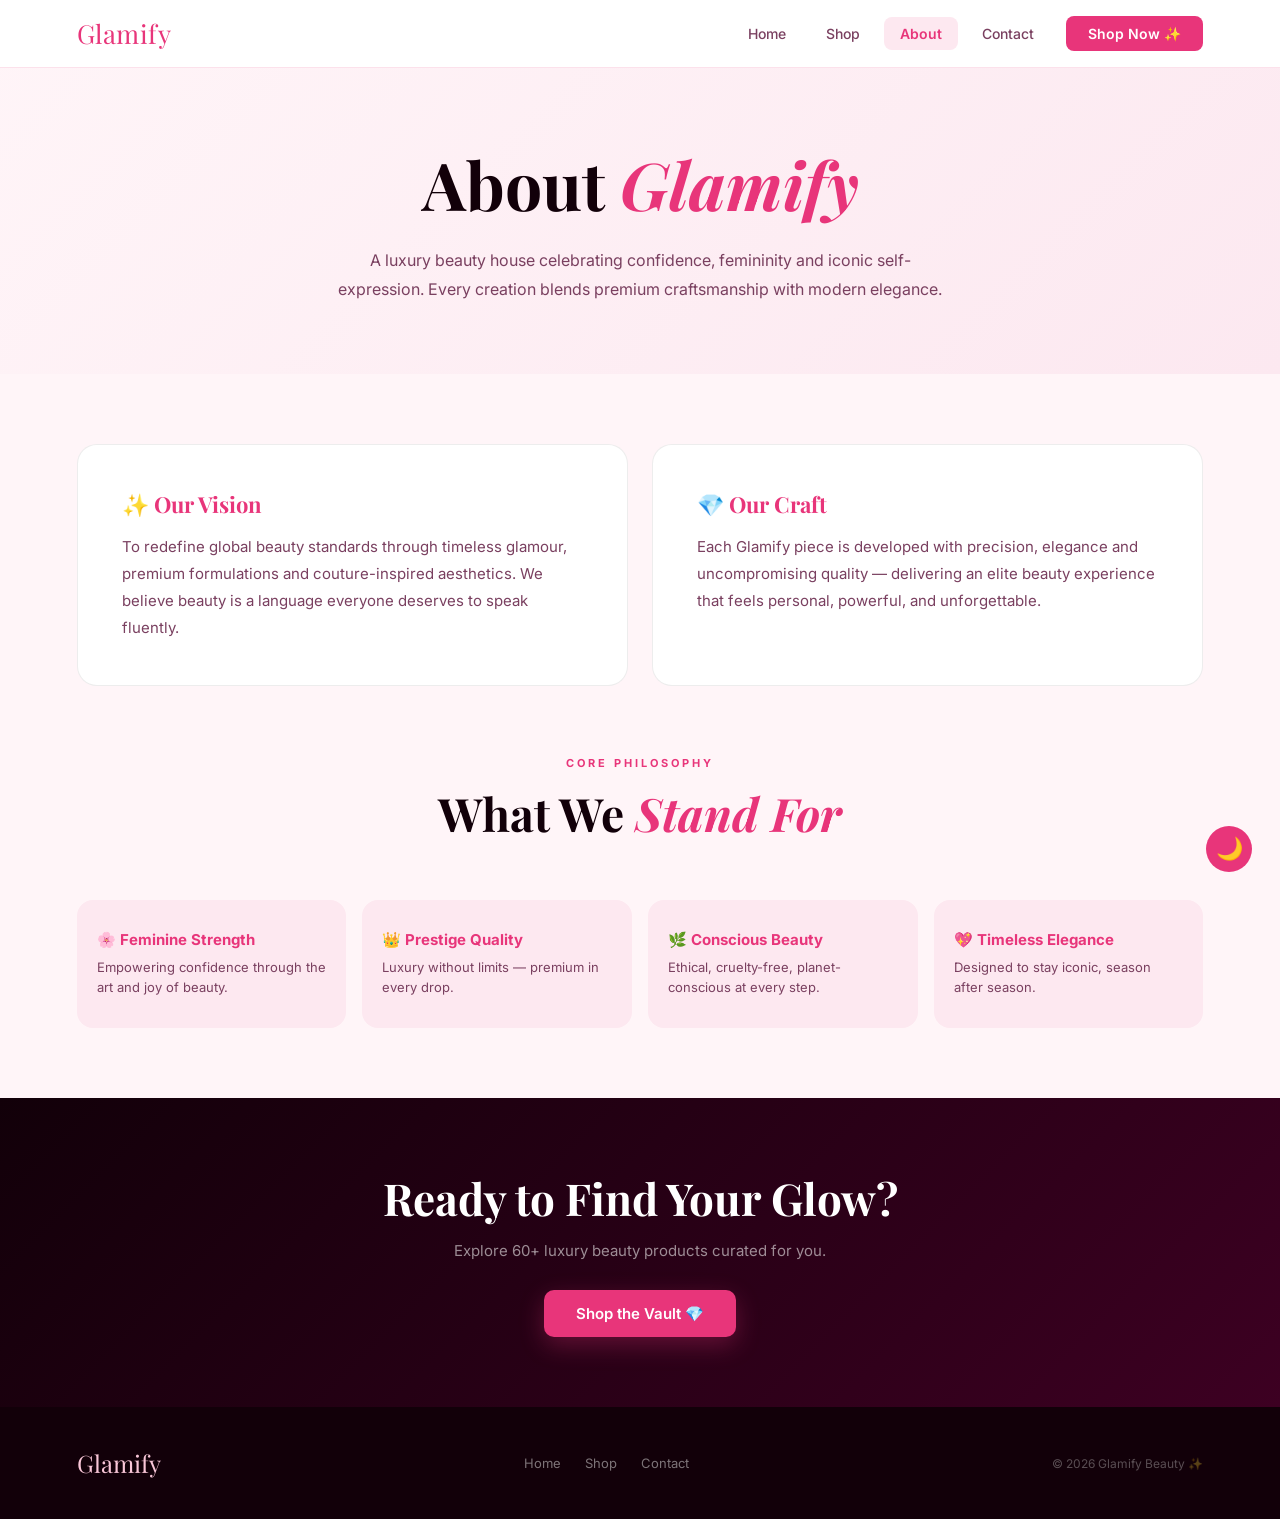
<file: about.html>
<!DOCTYPE html>
<html>
<head>
  <meta name="viewport" content="width=device-width, initial-scale=1.0">
  <title>About — GLAMIFY</title>
  <link href="https://fonts.googleapis.com/css2?family=Playfair+Display:ital,wght@0,700;1,400&family=Inter:wght@300;400;500;600&display=swap" rel="stylesheet">
  <link rel="stylesheet" href="style.css">
  

<link rel="stylesheet" href="darkmode.css">
<style>
  .about-top {
  padding: 140px 6% 70px;
  text-align: center;
  background: linear-gradient(135deg, #fff5f8, #fce8f0);
}
.about-top h1 {
  font-family: 'Playfair Display', serif;
  font-size: clamp(36px, 6vw, 66px);
  color: --dark;
}
.about-top h1 em { font-style: italic; color: var(--pink); }
.about-top p {
  margin: 18px auto 0; max-width: 620px;
  font-size: 16px; color: var(--muted); line-height: 1.8;
}


.about-cards {
  display: grid;
   grid-template-columns: 1fr 1fr; gap: 24px; padding: 70px 6%;
}
.acard {
  background: white; border: 1px solid rgba(0,0,0,0.07);
  border-radius: 20px; padding: 44px; transition: 0.35s;
}
.acard:hover { transform: translateY(-6px); box-shadow: 0 16px 44px rgba(232,53,122,0.1); border-color: var(--border); }
.acard h3 { font-family: 'Playfair Display', serif; font-size: 22px; color: var(--pink); margin-bottom: 14px; }
.acard p  { color: var(--muted); line-height: 1.8; font-size: 15px; }


.values-section { padding: 0 6% 70px; }
.vals-grid { display: grid; grid-template-columns: repeat(4, 1fr); gap: 16px; }
.vcard {
  background: var(--light); border-radius: 16px; padding: 30px 20px; transition: 0.3s;
}
.vcard:hover { transform: translateY(-4px); box-shadow: 0 10px 30px rgba(232,53,122,0.12); }
.vcard h4 { font-size: 15px; font-weight: 700; color: var(--pink); margin-bottom: 8px; }
.vcard p  { font-size: 13px; color: var(--muted); line-height: 1.6; }

.about-cta {
  padding: 70px 6%;
  background: linear-gradient(135deg, var(--dark), #3d0022);
  text-align: center;
}
.about-cta h2 {
  font-family: 'Playfair Display', serif;
  font-size: clamp(26px, 4vw, 44px);
   color: white;
    margin-bottom: 14px;
}
.about-cta p { color: rgba(255,255,255,0.55); font-size: 15px; margin-bottom: 30px; }


@media(max-width:960px) {
  .vals-grid   { grid-template-columns: repeat(2,1fr); }
  .about-cards { grid-template-columns: 1fr; }
}
@media(max-width:600px) {
  .vals-grid 
  {
     grid-template-columns: 1fr 1fr;
   }
}
</style>
</head>
<body>

<nav>
  <a class="logo" href="index.html">Glamify</a>
  <div class="nav-menu">
    <a class="nav-link" href="index.html">Home</a>
    <a class="nav-link" href="shop.html">Shop</a>
    <a class="nav-link active" href="about.html">About</a>
    <a class="nav-link" href="contact.html">Contact</a>
    <a class="nav-cta" href="shop.html">Shop Now ✨</a>
  </div>
</nav>
                                                                                                                                                                              

<div class="about-top">
  <h1>About <em>Glamify</em></h1>
  <p>A luxury beauty house celebrating confidence, femininity and iconic self-expression. Every creation blends premium craftsmanship with modern elegance.</p>
</div>


<div class="about-cards">
  <div class="acard">
    <h3>✨ Our Vision</h3>
    <p>To redefine global beauty standards through timeless glamour, premium formulations and couture-inspired aesthetics. We believe beauty is a language everyone deserves to speak fluently.</p>
  </div>
  <div class="acard">
    <h3>💎 Our Craft</h3>
    <p>Each Glamify piece is developed with precision, elegance and uncompromising quality — delivering an elite beauty experience that feels personal, powerful, and unforgettable.</p>
  </div>
</div>


<section class="values-section">
  <div class="section-header">
    <div class="section-eyebrow">Core Philosophy</div>
    <h2 class="section-title">What We <em>Stand For</em></h2>
  </div>
  <div class="vals-grid">
    <div class="vcard"><h4>🌸 Feminine Strength</h4><p>Empowering confidence through the art and joy of beauty.</p></div>
    <div class="vcard"><h4>👑 Prestige Quality</h4><p>Luxury without limits — premium in every drop.</p></div>
    <div class="vcard"><h4>🌿 Conscious Beauty</h4><p>Ethical, cruelty-free, planet-conscious at every step.</p></div>
    <div class="vcard"><h4>💖 Timeless Elegance</h4><p>Designed to stay iconic, season after season.</p></div>
  </div>
</section>


<section class="about-cta">
  <h2>Ready to Find Your Glow?</h2>
  <p>Explore 60+ luxury beauty products curated for you.</p>
  <a class="btn-filled" href="shop.html">Shop the Vault 💎</a>
</section>


<footer>
  <div class="f-logo">Glamify</div>
  <div class="f-links">
    <a href="index.html">Home</a>
    <a href="shop.html">Shop</a>
    <a href="contact.html">Contact</a>
  </div>
  <div class="f-copy">© 2026 Glamify Beauty ✨</div>
</footer>

</body>
<script src="darkmode.js"></script>
</html>
</file>
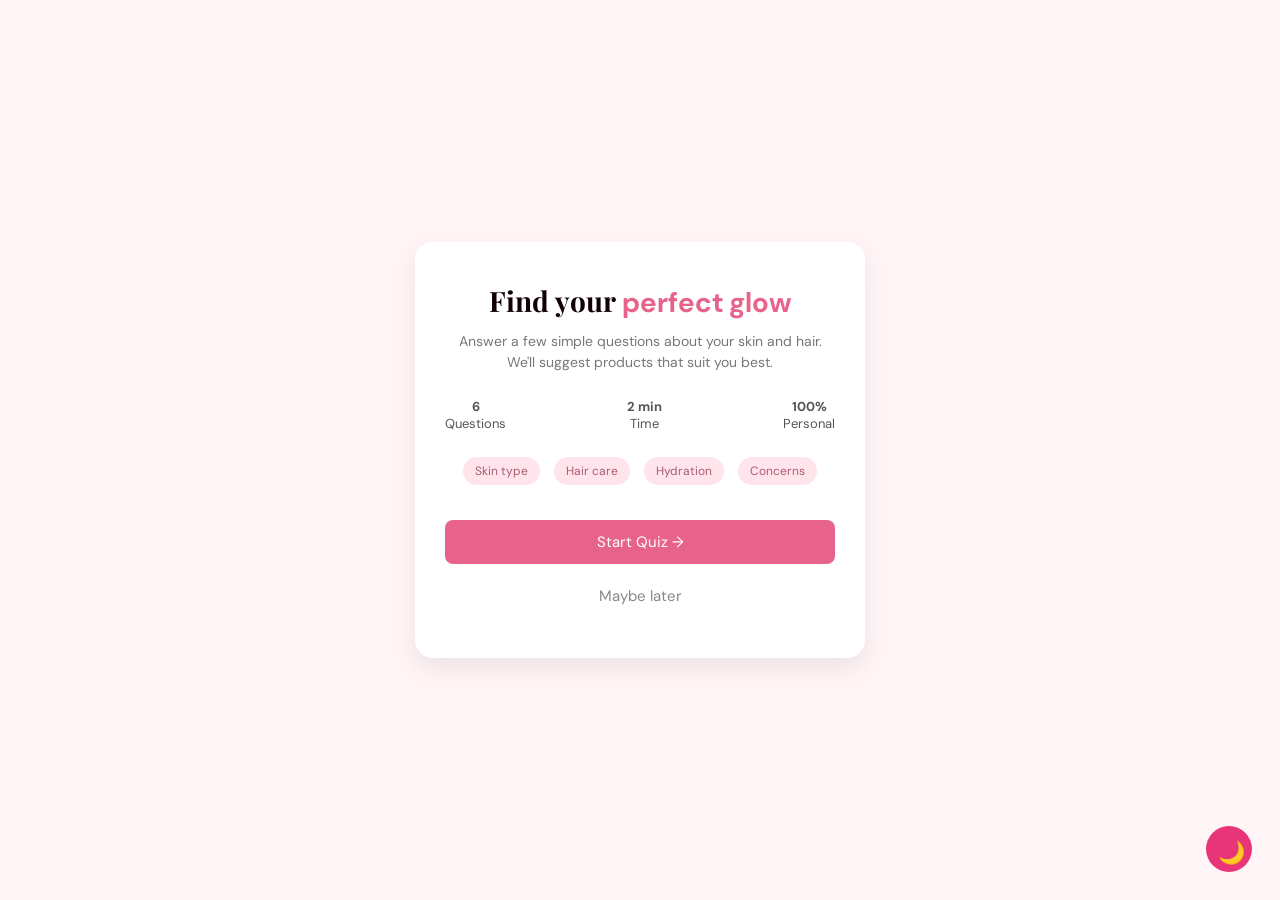
<file: ask.html>
<!DOCTYPE html>
<html>
<head>

<meta name="viewport" content="width=device-width, initial-scale=1.0">
<title>Glow Quiz</title>

<link href="https://fonts.googleapis.com/css2?family=Playfair+Display:wght@600&family=DM+Sans:wght@300;400;500&display=swap" rel="stylesheet">
<link rel="stylesheet" href="darkmode.css">
<style>
*{
  margin:0;
  padding:0;
  box-sizing:border-box;
  font-family:'DM Sans', sans-serif;
}

body{
  background:#fff5f7;
  display:flex;
  justify-content:center;
  align-items:center;
  height:100vh;
}

.card{
  width:90%;
  max-width:450px;
  background:#fff;
  padding:40px 30px;
  border-radius:18px;
  box-shadow:0 10px 25px rgba(0,0,0,0.08);
  text-align:center;
}

h1{
  font-family:'Playfair Display', serif;
  font-size:28px;
  margin-bottom:10px;
}

h1 span{
  color:#e8638c;
}

.sub{
  font-size:14px;
  color:#777;
  margin-bottom:25px;
  line-height:1.5;
}

.info{
  display:flex;
  justify-content:space-between;
  margin:20px 0;
  font-size:13px;
  color:#555;
}

.info div{
  text-align:center;
}

.tags{
  margin:20px 0;
}

.tags span{
  display:inline-block;
  background:#ffe4ec;
  color:#a85c74;
  padding:6px 12px;
  border-radius:20px;
  font-size:12px;
  margin:5px;
}

button{
  width:100%;
  padding:12px;
  margin-top:10px;
  border:none;
  border-radius:8px;
  cursor:pointer;
  font-size:15px;
}

.start{
  background:#e8638c;
  color:#fff;
}

.start:hover{
  background:#d14c74;
}

.later{
  background:none;
  color:#888;
}

.later:hover{
  text-decoration:underline;
}
</style>
</head>

<body>

<div class="card">

  <h1>Find your <span>perfect glow</span></h1>

  <p class="sub">
    Answer a few simple questions about your skin and hair.
    We'll suggest products that suit you best.
  </p>

  <div class="info">
    <div>
      <strong>6</strong><br>Questions
    </div>
    <div>
      <strong>2 min</strong><br>Time
    </div>
    <div>
      <strong>100%</strong><br>Personal
    </div>
  </div>

  <div class="tags">
    <span>Skin type</span>
    <span>Hair care</span>
    <span>Hydration</span>
    <span>Concerns</span>
  </div>

  <button class="start" onclick="location.href='quiz.html'">
    Start Quiz →
  </button>

  <button class="later" onclick="location.href='index.html'">
    Maybe later
  </button>

</div>

</body>
<script src="darkmode.js"></script>
</html>
</file>
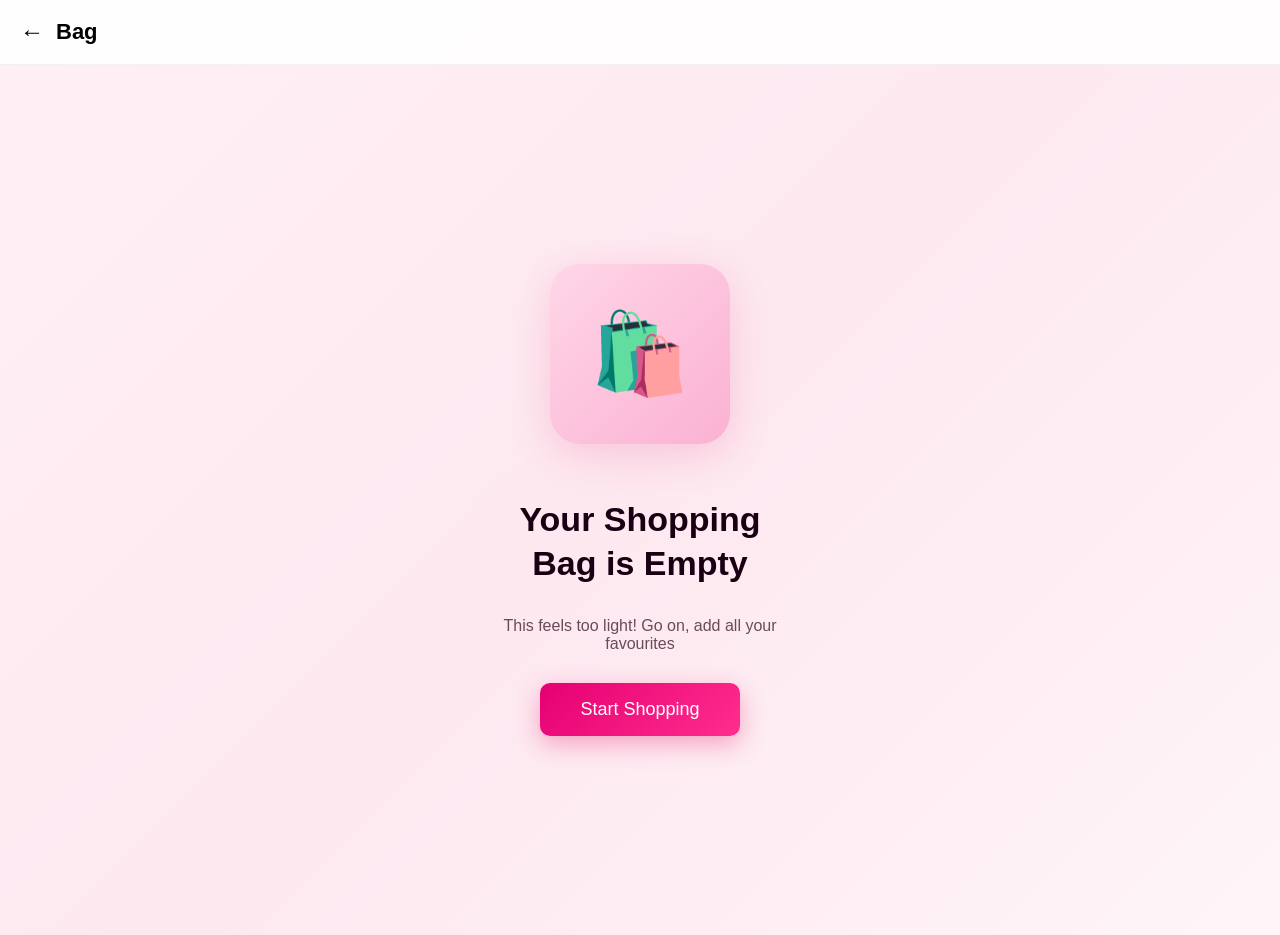
<file: cart.html>
<!DOCTYPE html>
<html>
<head>

<title>Empty Bag</title>

<style>
body{
  margin:0;
  font-family:Arial, sans-serif;
  background: linear-gradient(135deg, #fff0f5, #fde8f0, #fff5f8);
}


.header{
  display:flex;
  align-items:center;
  padding:18px 20px;
  background:rgba(255,255,255,0.9);
  backdrop-filter: blur(10px);
  border-bottom:1px solid rgba(0,0,0,0.05);
}

.back{
  font-size:24px;
  cursor:pointer;
  margin-right:12px;
}

.title{
  font-size:22px;
  font-weight:bold;
}


.container{
  height:calc(100vh - 70px);
  display:flex;
  flex-direction:column;
  justify-content:center;
  align-items:center;
  text-align:center;
  padding:20px;
}

.bag{
  width:180px;
  height:180px;
  background: linear-gradient(135deg,#ffd6e7,#fbb1d3);
  border-radius:30px;
  display:flex;
  align-items:center;
  justify-content:center;
  font-size:80px;
  margin-bottom:30px;
  box-shadow:0 10px 40px rgba(232,53,122,0.2);
}

h1{
  font-size:34px;
  margin-bottom:15px;
  line-height:1.3;
  color:#1a0012;
}

p{
  color:#6b4a5a;
  font-size:16px;
  margin-bottom:30px;
  max-width:300px;
}


button{
  background: linear-gradient(135deg,#e60073,#ff2d8d);
  color:white;
  border:none;
  padding:16px 40px;
  border-radius:10px;
  font-size:18px;
  cursor:pointer;
  transition:0.3s;
  box-shadow:0 8px 25px rgba(232,53,122,0.4);
}

button:hover{
  transform:translateY(-2px);
}
</style>
</head>

<body>
<div class="header">
  <div class="back" onclick="goBack()">←</div>
  <div class="title">Bag</div>
</div>


<div class="container">

  <div class="bag">🛍️</div>
  <h1>Your Shopping<br>Bag is Empty</h1>
  <p>This feels too light! Go on, add all your favourites</p>
  <button id="shopBtn">Start Shopping</button>

<script>
document.getElementById("shopBtn").addEventListener("click", function(){
  window.location.href = "index.html";
});
</script>

  
</div>

</body>
<script src="cart.js"></script>
</html>
</file>
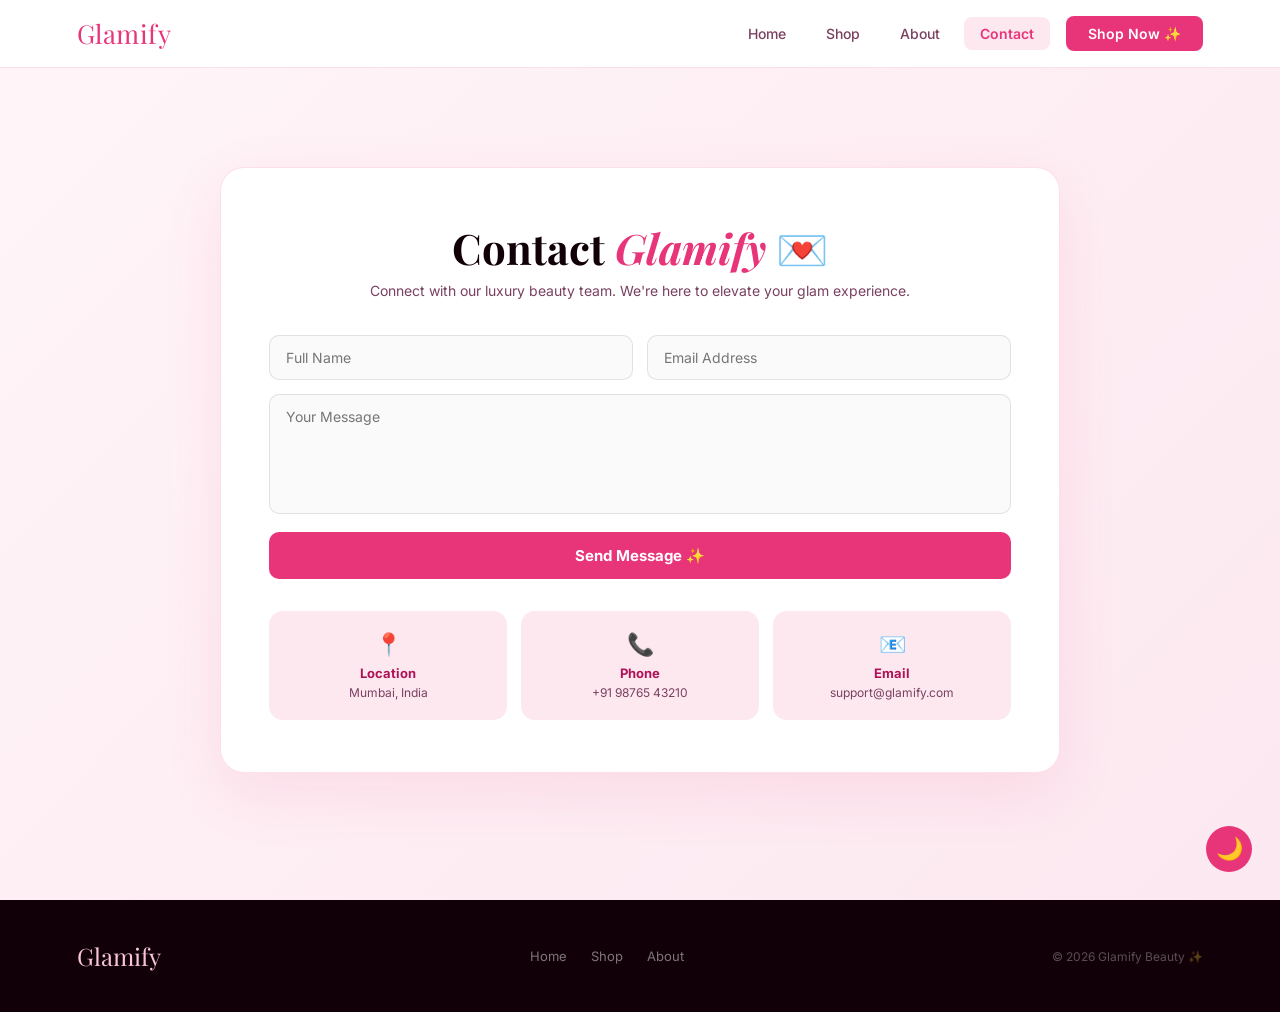
<file: contact.html>
<!DOCTYPE html>
<html lang="en">
<head>
  <meta charset="UTF-8">
  <meta name="viewport" content="width=device-width, initial-scale=1.0">
  <title>Contact — GLAMIFY</title>
  <link href="https://fonts.googleapis.com/css2?family=Playfair+Display:ital,wght@0,700;1,400&family=Inter:wght@300;400;500;600&display=swap" rel="stylesheet">
  <link rel="stylesheet" href="style.css">
   <link rel="stylesheet" href="darkmode.css">
  <link rel="stylesheet" href="darkmode.css">
  <style>

       .contact-page {
  min-height: 100vh;
   display: flex; 
   align-items: center;
  justify-content: center; 
  padding: 100px 5% 60px;
  background: linear-gradient(135deg, #fff5f8, #fce8f0);
}
.contact-box {
  background: white; 
  border-radius: 24px;
   padding: 52px 48px;
  width: 100%;
   max-width: 840px;
  box-shadow: 0 20px 60px rgba(232,53,122,0.1);
   border: 1px solid var(--border);
}
.contact-box h1 {
  font-family: 'Playfair Display', serif;
  font-size: clamp(26px, 4vw, 42px); color: var(--dark); text-align: center; margin-bottom: 6px;
}
.contact-box h1 em { font-style: italic; color: var(--pink); }
.contact-sub { text-align: center; color: var(--muted); font-size: 14px; margin-bottom: 36px; }


.form-row   { display: grid; grid-template-columns: 1fr 1fr; gap: 14px; margin-bottom: 14px; }
.form-field input, .form-field textarea {
  width: 100%; padding: 13px 16px;
  border: 1.5px solid rgba(0,0,0,0.1); border-radius: 10px;
  font-family: 'Inter', sans-serif; font-size: 14px; color: var(--dark);
  background: #fafafa; outline: none; transition: 0.25s;
}
.form-field input:focus, .form-field textarea:focus {
  border-color: var(--pink); background: white; box-shadow: 0 0 0 3px rgba(232,53,122,0.08);
}
.form-field textarea { height: 120px; resize: none; }
.form-submit {
  width: 100%; padding: 14px; background: var(--pink); color: white; border: none;
  border-radius: 10px; font-family: 'Inter', sans-serif; font-size: 15px; font-weight: 700;
  cursor: pointer; transition: 0.3s; margin-top: 14px;
}
.form-submit:hover { background: var(--deep); transform: translateY(-2px); }


.success-msg { display: none; text-align: center; margin-top: 16px; color: #18a058; font-weight: 600; font-size: 15px; }


.contact-info { display: grid; grid-template-columns: repeat(3, 1fr); gap: 14px; margin-top: 32px; }
.ci-card {
  background: var(--light); border-radius: 14px; padding: 20px; text-align: center; transition: 0.3s;
}
.ci-card:hover { transform: translateY(-4px); box-shadow: var(--shadow); }
.ci-card .ci-icon { font-size: 22px; margin-bottom: 8px; }
.ci-card h4 { font-size: 13px; font-weight: 700; color: var(--deep); margin-bottom: 4px; }
.ci-card p  { font-size: 12px; color: var(--muted); }

@media(max-width:600px) {
  .form-row     { grid-template-columns: 1fr; }
  .contact-info { grid-template-columns: 1fr; }
  .contact-box  { padding: 28px 18px; }
}


  </style>

</head>
<body>


<nav>
  <a class="logo" href="index.html">Glamify</a>
  <div class="nav-menu">
    <a class="nav-link" href="index.html">Home</a>
    <a class="nav-link" href="shop.html">Shop</a>
    <a class="nav-link" href="about.html">About</a>
    <a class="nav-link active" href="contact.html">Contact</a>
    <a class="nav-cta" href="shop.html">Shop Now ✨</a>
  </div>
</nav>


<div class="contact-page">
  <div class="contact-box">

    <h1>Contact <em>Glamify</em> 💌</h1>
    <p class="contact-sub">Connect with our luxury beauty team. We're here to elevate your glam experience.</p>

    <div class="form-row">
      <div class="form-field"><input type="text" id="fn" placeholder="Full Name"></div>
      <div class="form-field"><input type="email" id="fe" placeholder="Email Address"></div>
    </div>

    <div class="form-field">
      <textarea id="fm" placeholder="Your Message"></textarea>
    </div>

    <button class="form-submit" onclick="sendMsg()">Send Message ✨</button>
    <p class="success-msg" id="smsg">💖 Message sent! We'll get back to you soon.</p>

    <div class="contact-info">
      <div class="ci-card"><div class="ci-icon">📍</div><h4>Location</h4><p>Mumbai, India</p></div>
      <div class="ci-card"><div class="ci-icon">📞</div><h4>Phone</h4><p>+91 98765 43210</p></div>
      <div class="ci-card"><div class="ci-icon">📧</div><h4>Email</h4><p>support@glamify.com</p></div>
    </div>

  </div>
</div>


<footer>
  <div class="f-logo">Glamify</div>
  <div class="f-links">
    <a href="index.html">Home</a>
    <a href="shop.html">Shop</a>
    <a href="about.html">About</a>
  </div>
  <div class="f-copy">© 2026 Glamify Beauty ✨</div>
</footer>


</body>

<link rel="stylesheet" href="darkmode.css">
<script src="contact.js"></script>
<script src="darkmode.js"></script>
</html>
</file>
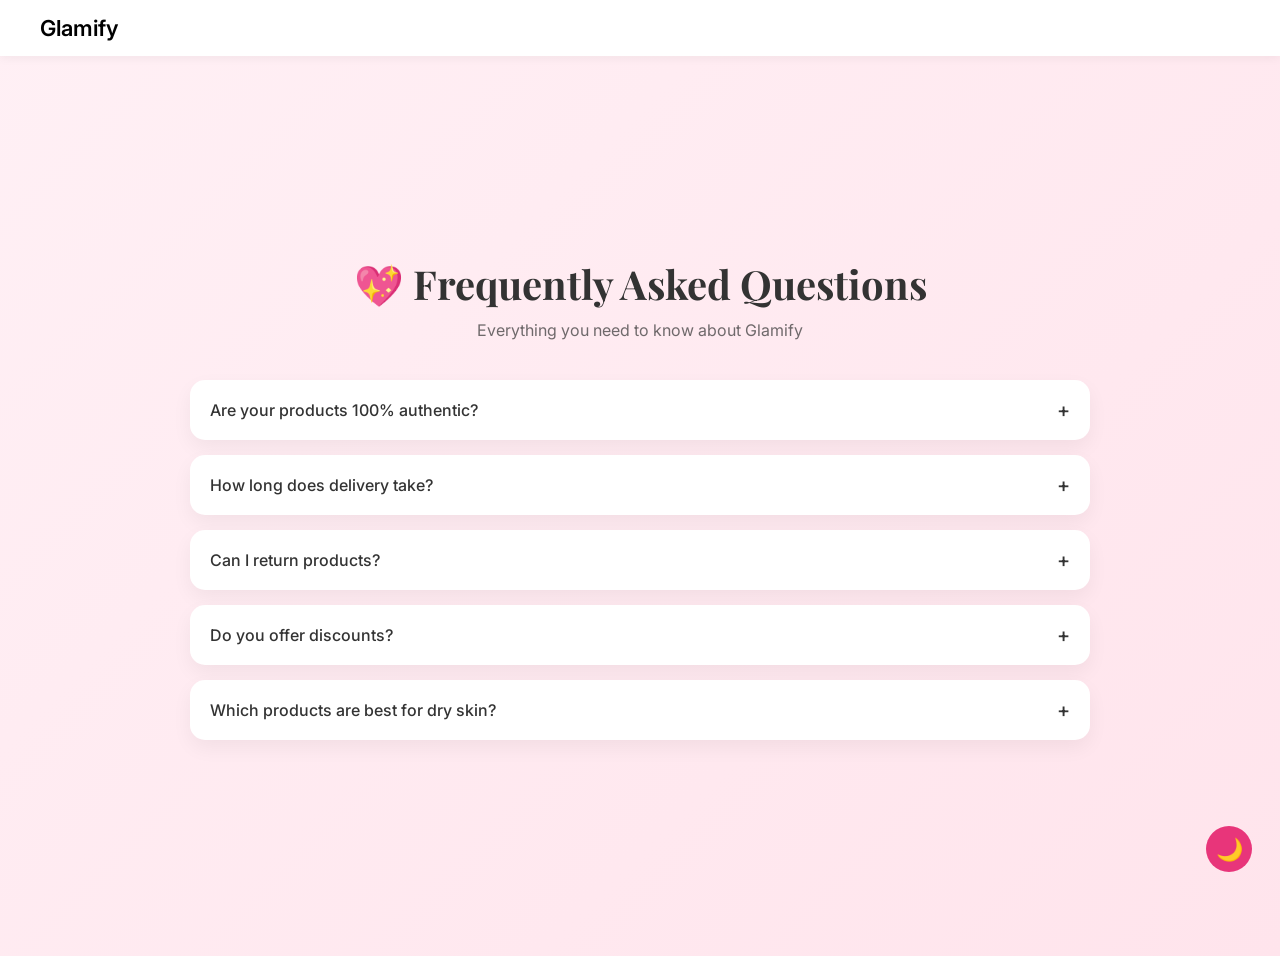
<file: faq.html>
<!DOCTYPE html>
<html lang="en">
<head>
  <meta charset="UTF-8">
  <meta name="viewport" content="width=device-width, initial-scale=1.0">
  <title>FAQ — Glamify</title>

 
  <link href="https://fonts.googleapis.com/css2?family=Playfair+Display:wght@600&family=Inter:wght@300;400;500;600&display=swap" rel="stylesheet">
<link rel="stylesheet" href="darkmode.css">
  <style>
    
    * {
      margin: 0;
      padding: 0;
      box-sizing: border-box;
      font-family: "Inter", sans-serif;
    }

    body {
      background: linear-gradient(135deg, #fff0f5, #ffe4ec);
      color: #333;
    }

    nav {
      display: flex;
      justify-content: space-between;
      padding: 15px 40px;
      background: white;
      box-shadow: 0 2px 10px rgba(0,0,0,0.05);
    }

    .logo {
      font-weight: 600;
      font-size: 22px;
      text-decoration: none;
      color: #000;
    }

  
    .faq-section {
      width: 100%;
      min-height: 100vh;
      padding: 60px 20px;
      display: flex;
      justify-content: center;
      align-items: center;
    }

    .faq-container {
      width: 100%;
      max-width: 900px;
    }

    .faq-header {
      text-align: center;
      margin-bottom: 40px;
    }

    .faq-header h1 {
      font-family: "Playfair Display", serif;
      font-size: 40px;
      margin-bottom: 10px;
    }

    .faq-header p {
      opacity: 0.7;
    }

    
    .faq-item {
      background: white;
      margin-bottom: 15px;
      border-radius: 15px;
      overflow: hidden;
      box-shadow: 0 8px 20px rgba(0,0,0,0.05);
      transition: 0.3s;
    }

    .faq-item:hover {
      transform: translateY(-3px);
    }

    .faq-question {
      padding: 18px 20px;
      cursor: pointer;
      display: flex;
      justify-content: space-between;
      align-items: center;
      font-weight: 500;
    }

    .faq-question span {
      font-size: 20px;
      transition: 0.3s;
    }

    .faq-answer {
      max-height: 0;
      overflow: hidden;
      padding: 0 20px;
      font-size: 14px;
      opacity: 0.8;
      transition: all 0.4s ease;
    }

    .faq-item.active .faq-answer {
      max-height: 200px;
      padding: 15px 20px 20px;
    }

    .faq-item.active span {
      transform: rotate(45deg);
    }

    
    @media (max-width: 768px) {
      .faq-header h1 {
        font-size: 28px;
      }

      .faq-container {
        padding: 0 10px;
      }
    }
  </style>
</head>

<body>

<nav>
  <a class="logo" href="index.html">Glamify</a>
</nav>

<section class="faq-section">
  <div class="faq-container">

    <div class="faq-header">
      <h1>💖 Frequently Asked Questions</h1>
      <p>Everything you need to know about Glamify</p>
    </div>

    
    <div class="faq-item">
      <div class="faq-question">
        Are your products 100% authentic?
        <span>+</span>
      </div>
      <div class="faq-answer">
        Yes, all Glamify products are 100% authentic and sourced from trusted brands.
      </div>
    </div>

    <div class="faq-item">
      <div class="faq-question">
        How long does delivery take?
        <span>+</span>
      </div>
      <div class="faq-answer">
        Delivery usually takes 3–5 business days depending on your location.
      </div>
    </div>

    <div class="faq-item">
      <div class="faq-question">
        Can I return products?
        <span>+</span>
      </div>
      <div class="faq-answer">
        Yes, we offer a 7-day easy return policy for unused products.
      </div>
    </div>

    <div class="faq-item">
      <div class="faq-question">
        Do you offer discounts?
        <span>+</span>
      </div>
      <div class="faq-answer">
        Yes! Use code <b>GLAMIFY30</b> to get 30% off on your first order.
      </div>
    </div>

    <div class="faq-item">
      <div class="faq-question">
        Which products are best for dry skin?
        <span>+</span>
      </div>
      <div class="faq-answer">
        Hydrating serums, moisturisers, and vitamin C products work best for dry skin.
      </div>
    </div>

  </div>
</section>

<script>
  const items = document.querySelectorAll(".faq-item");

  items.forEach(item => {
    item.querySelector(".faq-question").addEventListener("click", () => {
      item.classList.toggle("active");
    });
  });
</script>
<script src="darkmode.js"></script>
</body>
</html>
</file>
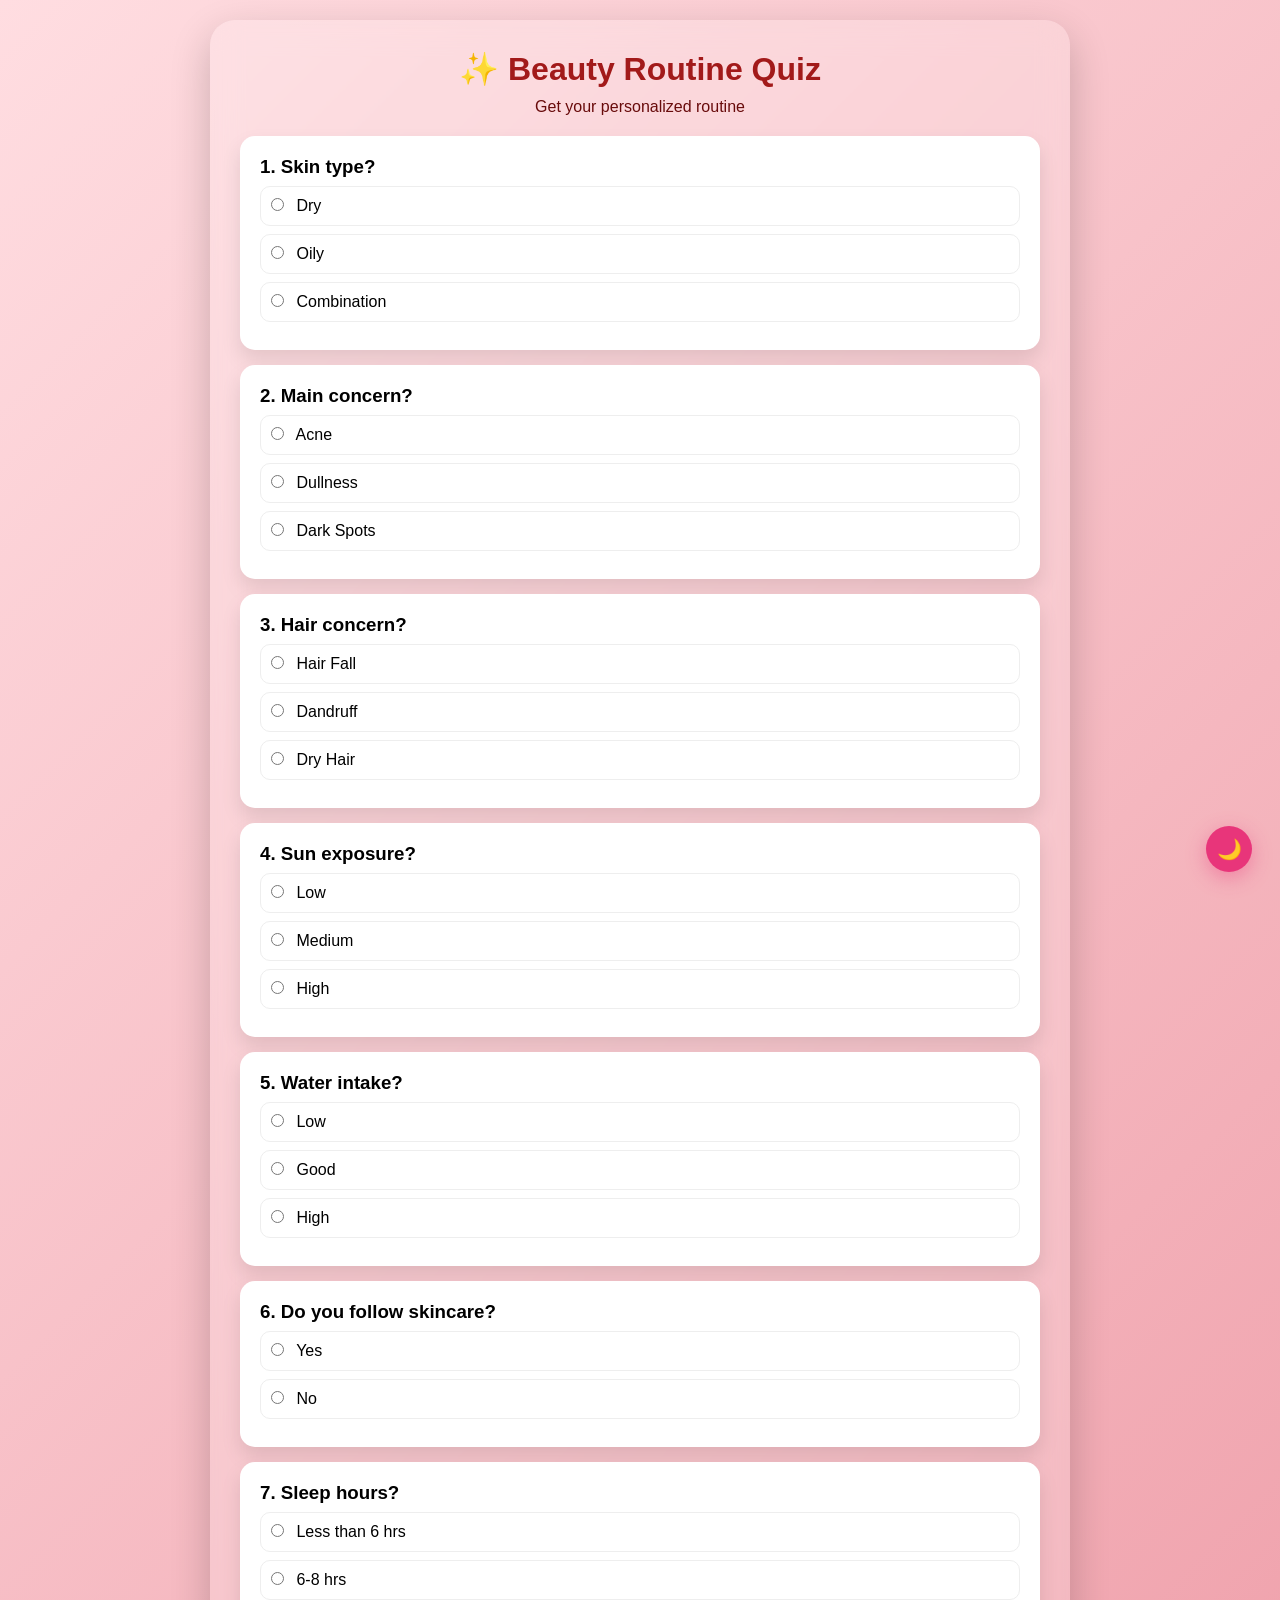
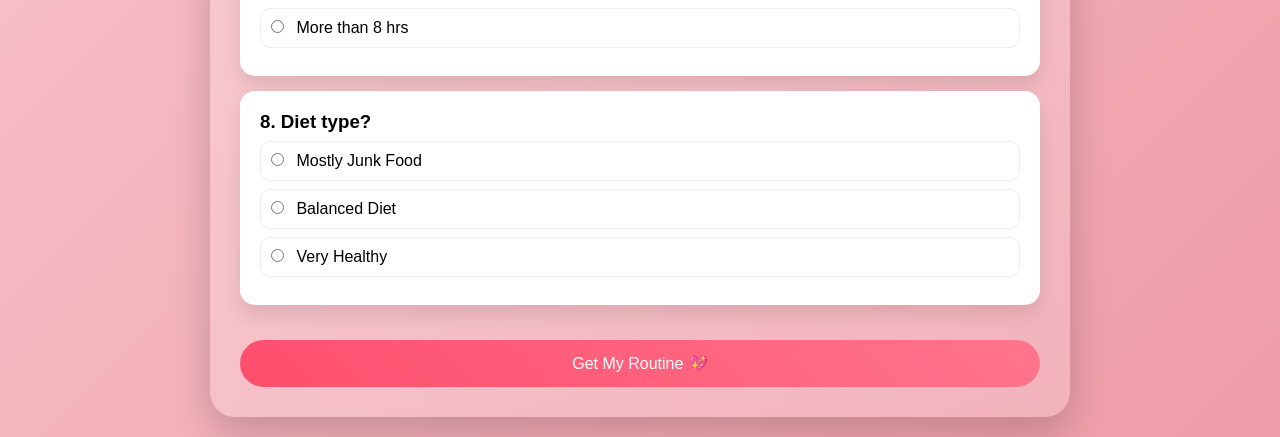
<file: quiz.html>
<!DOCTYPE html>
<html>
<head>
<meta name="viewport" content="width=device-width, initial-scale=1.0">
<title>Beauty Quiz</title>

<style>
*{margin:0;padding:0; box-sizing:border-box;font-family:sans-serif;}

body{
  background: linear-gradient(135deg,#ffdde1,#ee9ca7);
  min-height:100vh;
  display:flex;
  justify-content:center;
  align-items:center;
}

.quiz-wrapper{
  width:100%;
  max-width:900px;
  padding:20px;
}

.quiz-container{
  background: rgba(255,255,255,0.2);
  backdrop-filter: blur(15px);
  border-radius:25px;
  padding:30px;
  box-shadow:0 15px 40px rgba(0,0,0,0.2);
}

h1{
  text-align:center;
  margin-bottom:10px;
  color:#a21a1a;
}

.subtitle{
  text-align:center;
  color:#680b0b;
  margin-bottom:20px;
}

.question-card{
  background:#fff;
  padding:20px;
  border-radius:15px;
  margin-bottom:15px;
  box-shadow:0 10px 20px rgba(0,0,0,0.1);
}

.options label{
  display:block;
  padding:10px;
  margin:8px 0;
  border-radius:10px;
  border:1px solid #eee;
  cursor:pointer;
}

.options label:hover{
  background:#ffe4ec;
}

input[type="radio"]{
  margin-right:8px;
}

button{
  width:100%;
  padding:14px;
  margin-top:20px;
  border:none;
  border-radius:30px;
  background:linear-gradient(45deg,#ff4d6d,#ff758c);
  color:#fff;
  font-size:16px;
}

.result{
  display:none;
}

.result-box{
  background:#fff;
  padding:25px;
  border-radius:15px;
  margin-top:20px;
}

.section{
  margin-bottom:15px;
}

.section h4{
  color:#ff4d6d;
  margin-bottom:5px;
}

ul{
  padding-left:20px;
}

#theme-toggle {
  position: fixed;
  bottom: 28px;
  right: 28px;
  z-index: 9999;
  width: 46px;
  height: 46px;
  border-radius: 50%;
  border: none;
  background: #e8357a;
  font-size: 20px;
  cursor: pointer;
  box-shadow: 0 6px 20px rgba(232, 53, 122, 0.4);
  display: flex;
  align-items: center;
  justify-content: center;
  transition: transform 0.3s, background 0.3s;
}
#theme-toggle:hover {
  transform: scale(1.12) rotate(20deg);
}

html.dark {
  --pink:   #ff6fa5;
  --deep:   #ff4d8d;
  --light:  #2a0a1a;
  --cream:  #1a0010;
  --dark:   #f5e6ed;
  --muted:  #d4a0b8;
  --border: rgba(255, 111, 165, 0.2);
  --shadow: 0 8px 32px rgba(0, 0, 0, 0.4);
}

html.dark body {
  background: #120009;
  color: #f0d8e8;
}

html.dark nav {
  background: rgba(18, 0, 9, 0.96);
  border-bottom: 1px solid rgba(255, 111, 165, 0.15);
}
html.dark .nav-link        { color: #d4a0b8; }
html.dark .nav-link:hover,
html.dark .nav-link.active { color: #ff6fa5; background: #2a0a1a; }
html.dark .logo            { color: #ff6fa5; }

html.dark .hero {
  background: linear-gradient(135deg, #1a0010 0%, #200015 50%, #180010 100%);
}
html.dark .hero h1       { color: #f0d8e8; }
html.dark .hero-desc     { color: #c090aa; }
html.dark .hero-tag      { background: #2a0a1a; border-color: rgba(255,111,165,0.2); }
html.dark .float-pill    { background: #2a0a1a; box-shadow: 0 12px 40px rgba(0,0,0,0.5); }
html.dark .fp-label      { color: #8a5070; }
html.dark .fp-sub        { color: #6a3050; }


html.dark .section,
html.dark section[style*="background:#fff"] {
  background: #180010 !important;
}
html.dark .bs-section     { background: #1a0010; }
html.dark .section-title  { color: #f0d8e8; }

html.dark .prod-card {
  background: #220015;
  border-color: rgba(255, 111, 165, 0.12);
}
html.dark .prod-card:hover {
  border-color: rgba(255, 111, 165, 0.35);
  box-shadow: 0 16px 44px rgba(0, 0, 0, 0.5);
}
html.dark .prod-name  { color: #f0d8e8; }
html.dark .prod-desc  { color: #8a5070; }
html.dark .prod-img   { background: #2a0a1a; }

html.dark .cat-card {
  box-shadow: 0 12px 36px rgba(0, 0, 0, 0.5);
}

html.dark .acard {
  background: #220015;
  border-color: rgba(255, 111, 165, 0.1);
}
html.dark .acard p { color: #c090aa; }

html.dark .vcard {
  background: #2a0a1a;
}
html.dark .vcard p { color: #c090aa; }

html.dark .reviews-section {
  background: linear-gradient(135deg, #180010, #200015);
}
html.dark .review-card {
  background: #220015;
  border-color: rgba(255, 111, 165, 0.12);
}
html.dark .review-card.featured {
  background: linear-gradient(135deg, #2a0a1a, #400025);
}
html.dark .review-text   { color: #c090aa; }
html.dark .review-name   { color: #f0d8e8; }


html.dark .about-top {
  background: linear-gradient(135deg, #180010, #220015);
}
html.dark .about-top h1 { color: #f0d8e8; }
html.dark .about-top p  { color: #c090aa; }

html.dark .contact-page {
  background: linear-gradient(135deg, #180010, #200015);
}
html.dark .contact-box {
  background: #220015;
  border-color: rgba(255, 111, 165, 0.1);
  box-shadow: 0 20px 60px rgba(0, 0, 0, 0.4);
}
html.dark .contact-box h1   { color: #f0d8e8; }
html.dark .contact-sub      { color: #c090aa; }
html.dark .form-field input,
html.dark .form-field textarea {
  background: #2a0a1a;
  border-color: rgba(255,111,165,0.2);
  color: #f0d8e8;
}
html.dark .form-field input::placeholder,
html.dark .form-field textarea::placeholder { color: #6a3050; }
html.dark .form-field input:focus,
html.dark .form-field textarea:focus {
  background: #300018;
  border-color: #ff6fa5;
}
html.dark .ci-card {
  background: #2a0a1a;
}
html.dark .ci-card h4 { color: #ff6fa5; }
html.dark .ci-card p  { color: #c090aa; }


html.dark .shop-top {
  background: linear-gradient(135deg, #180010, #220015);
}
html.dark .shop-top h1  { color: #f0d8e8; }
html.dark .shop-top p   { color: #c090aa; }
html.dark .shop-cat-title { color: #f0d8e8; border-color: #2a0a1a; }
html.dark .filt {
  background: #220015;
  color: #c090aa;
  border-color: rgba(255,111,165,0.2);
}
html.dark .filt:hover { color: #ff6fa5; border-color: #ff6fa5; }
html.dark .filt.on    { background: #ff6fa5; color: white; border-color: #ff6fa5; }

html.dark .cart-page h1    { color: #f0d8e8; }
html.dark .cart-item {
  background: #220015;
  border-color: rgba(255,111,165,0.1);
}
html.dark .ci-name   { color: #f0d8e8; }
html.dark .ci-price  { color: #c090aa; }
html.dark #cart-summary {
  background: #220015;
  border-color: rgba(255,111,165,0.1);
}
html.dark .timer-banner { background: linear-gradient(135deg,#2a0a1a,#400025); }
html.dark .promo-input {
  background: #2a0a1a; color: #f0d8e8;
  border-color: rgba(255,111,165,0.2);
}

html.dark .wish-page h1 { color: #f0d8e8; }
html.dark .card {
  background: #220015;
  border-color: rgba(255,111,165,0.1);
}
html.dark .name { color: #f0d8e8; }


html.dark .faq-section { background: linear-gradient(135deg,#180010,#220015); }
html.dark .faq-item    { background: #220015; box-shadow: 0 8px 20px rgba(0,0,0,0.3); }
html.dark .faq-question { color: #f0d8e8; }
html.dark .faq-answer  { color: #c090aa; }


html.dark footer { background: #0a0006; }


html.dark .perks { background: #180010; border-color: rgba(255,111,165,0.1); }
html.dark .perk  { border-color: rgba(255,111,165,0.1); }
html.dark .perk-text h4 { color: #f0d8e8; }
html.dark .perk-text p  { color: #c090aa; }


html.dark .search-box   { background: #220015; }
html.dark #search-inp   { background: #2a0a1a; color: #f0d8e8; border-color: rgba(255,111,165,0.2); }
html.dark .sr-card      { background: #2a0a1a; border-color: rgba(255,111,165,0.15); }
html.dark .sr-name      { color: #f0d8e8; }


html.dark .login-container,
html.dark .container {
  background: #220015;
  box-shadow: 0 10px 40px rgba(0,0,0,0.5);
}
html.dark .login-container h2,
html.dark .container h1 { color: #f0d8e8; }
html.dark .login-container input,
html.dark .container input,
html.dark .container select,
html.dark .container textarea {
  background: #2a0a1a;
  border-color: rgba(255,111,165,0.2);
  color: #f0d8e8;
}
html.dark .container label { color: #c090aa; }


html.dark .question-card  { background: #220015; }
html.dark .question-card h3 { color: #f0d8e8; }
html.dark .options label  { border-color: rgba(255,111,165,0.2); color: #c090aa; }
html.dark .options label:hover { background: #2a0a1a; }
html.dark .result-box     { background: #220015; color: #f0d8e8; }

body, nav, .prod-card, .acard, .vcard, .review-card,
.faq-item, .cart-item, .card, .contact-box, .search-box,
.ci-card, .filt, footer, .perks, .perk {
  transition: background 0.3s ease, color 0.3s ease, border-color 0.3s ease;
}
</style>
</head>

<body>

<div class="quiz-wrapper">
<div class="quiz-container">

<h1>✨ Beauty Routine Quiz</h1>
<p class="subtitle">Get your personalized routine</p>

<form id="quizForm">

<div class="question-card">
<h3>1. Skin type?</h3>
<div class="options">
<label><input type="radio" name="q1" value="dry"> Dry</label>
<label><input type="radio" name="q1" value="oily"> Oily</label>
<label><input type="radio" name="q1" value="combination"> Combination</label>
</div>
</div>

<div class="question-card">
<h3>2. Main concern?</h3>
<div class="options">
<label><input type="radio" name="q2" value="acne"> Acne</label>
<label><input type="radio" name="q2" value="dull"> Dullness</label>
<label><input type="radio" name="q2" value="spots"> Dark Spots</label>
</div>
</div>

<div class="question-card">
<h3>3. Hair concern?</h3>
<div class="options">
<label><input type="radio" name="q3" value="hairfall"> Hair Fall</label>
<label><input type="radio" name="q3" value="dandruff"> Dandruff</label>
<label><input type="radio" name="q3" value="dryhair"> Dry Hair</label>
</div>
</div>

<div class="question-card">
<h3>4. Sun exposure?</h3>
<div class="options">
<label><input type="radio" name="q4" value="low"> Low</label>
<label><input type="radio" name="q4" value="medium"> Medium</label>
<label><input type="radio" name="q4" value="high"> High</label>
</div>
</div>

<div class="question-card">
<h3>5. Water intake?</h3>
<div class="options">
<label><input type="radio" name="q5" value="low"> Low</label>
<label><input type="radio" name="q5" value="good"> Good</label>
<label><input type="radio" name="q5" value="high"> High</label>
</div>
</div>

<div class="question-card">
<h3>6. Do you follow skincare?</h3>
<div class="options">
<label><input type="radio" name="q6" value="yes"> Yes</label>
<label><input type="radio" name="q6" value="no"> No</label>
</div>
</div>

<div class="question-card">
<h3>7. Sleep hours?</h3>
<div class="options">
<label><input type="radio" name="q7" value="low"> Less than 6 hrs</label>
<label><input type="radio" name="q7" value="good"> 6-8 hrs</label>
<label><input type="radio" name="q7" value="high"> More than 8 hrs</label>
</div>
</div>

<div class="question-card">
<h3>8. Diet type?</h3>
<div class="options">
<label><input type="radio" name="q8" value="junk"> Mostly Junk Food</label>
<label><input type="radio" name="q8" value="balanced"> Balanced Diet</label>
<label><input type="radio" name="q8" value="healthy"> Very Healthy</label>
</div>
</div>

<button type="button" onclick="showResult()">Get My Routine 💖</button>

</form>

<div class="result" id="result">
<h2>✨ Your Routine</h2>

<div class="result-box">

<div class="section">
<h4>🛍️ Products</h4>
<ul id="products"></ul>
</div>

<div class="section">
<h4>💧 Ingredients</h4>
<ul id="ingredients"></ul>
</div>

<div class="section">
<h4>🌿 Tips</h4>
<ul id="tips"></ul>
</div>

<button onclick="goHome()">Explore More →</button>
</div>
</div>

</div>
</div>

<script>
function showResult(){

let skin = document.querySelector('input[name="q1"]:checked')?.value;
let concern = document.querySelector('input[name="q2"]:checked')?.value;
let hair = document.querySelector('input[name="q3"]:checked')?.value;
let sun = document.querySelector('input[name="q4"]:checked')?.value;
let water = document.querySelector('input[name="q5"]:checked')?.value;
let routine = document.querySelector('input[name="q6"]:checked')?.value;
let sleep = document.querySelector('input[name="q7"]:checked')?.value;
let diet = document.querySelector('input[name="q8"]:checked')?.value;

let ingList = document.getElementById("ingredients");
let prodList = document.getElementById("products");
let tipList = document.getElementById("tips");

ingList.innerHTML="";
prodList.innerHTML="";
tipList.innerHTML="";

function addItem(list, text){
  let li=document.createElement("li");
  li.innerText=text;
  list.appendChild(li);
}


if(skin==="dry"){ addItem(ingList,"Hyaluronic Acid"); addItem(prodList,"Moisturizer"); addItem(tipList,"Use gentle hydrating cleansers"); }
if(skin==="oily"){ addItem(ingList,"Niacinamide"); addItem(prodList,"Oil Control Face Wash"); addItem(tipList,"Avoid over-washing your face"); }

if(concern==="acne"){ addItem(ingList,"Salicylic Acid"); addItem(prodList,"Acne Serum"); addItem(tipList,"Do not touch or pop pimples"); }

if(sun==="high"){ addItem(prodList,"Sunscreen SPF 50"); addItem(tipList,"Apply sunscreen every 3-4 hours"); }

if(water==="low"){ addItem(tipList,"Drink at least 7-8 glasses of water daily"); }

if(sleep==="low"){ addItem(tipList,"Improve sleep for better skin recovery"); }

if(diet==="junk"){ addItem(tipList,"Reduce oily and processed foods"); }

if(routine==="no"){ addItem(tipList,"Start with basic CTM routine (Cleanse, Tone, Moisturize)"); }

document.getElementById("quizForm").style.display="none";
document.getElementById("result").style.display="block";
}

function goHome() {
    window.location.href = "index.html";
}

(function () {
  if (localStorage.getItem("glamify_theme") === "dark") {
    document.documentElement.classList.add("dark");
  }
})();
document.addEventListener("DOMContentLoaded", function () {
  createToggleBtn();
  applyTheme();
});
function createToggleBtn() {
  let btn = document.createElement("button");
  btn.id = "theme-toggle";
  btn.title = "Toggle Dark / Light Mode";
  btn.innerHTML = getIcon();
  btn.addEventListener("click", toggleTheme);
  document.body.appendChild(btn);
}
function getIcon() {
  return localStorage.getItem("glamify_theme") === "dark" ? "☀️" : "🌙";
}
function toggleTheme() {
  let isDark = document.documentElement.classList.toggle("dark");
  localStorage.setItem("glamify_theme", isDark ? "dark" : "light");
  let btn = document.getElementById("theme-toggle");
  if (btn) btn.innerHTML = isDark ? "☀️" : "🌙";
}
function applyTheme() {
  let btn = document.getElementById("theme-toggle");
  if (!btn) return;
  btn.innerHTML = getIcon();
}
</script>

</body>
</html>
</file>
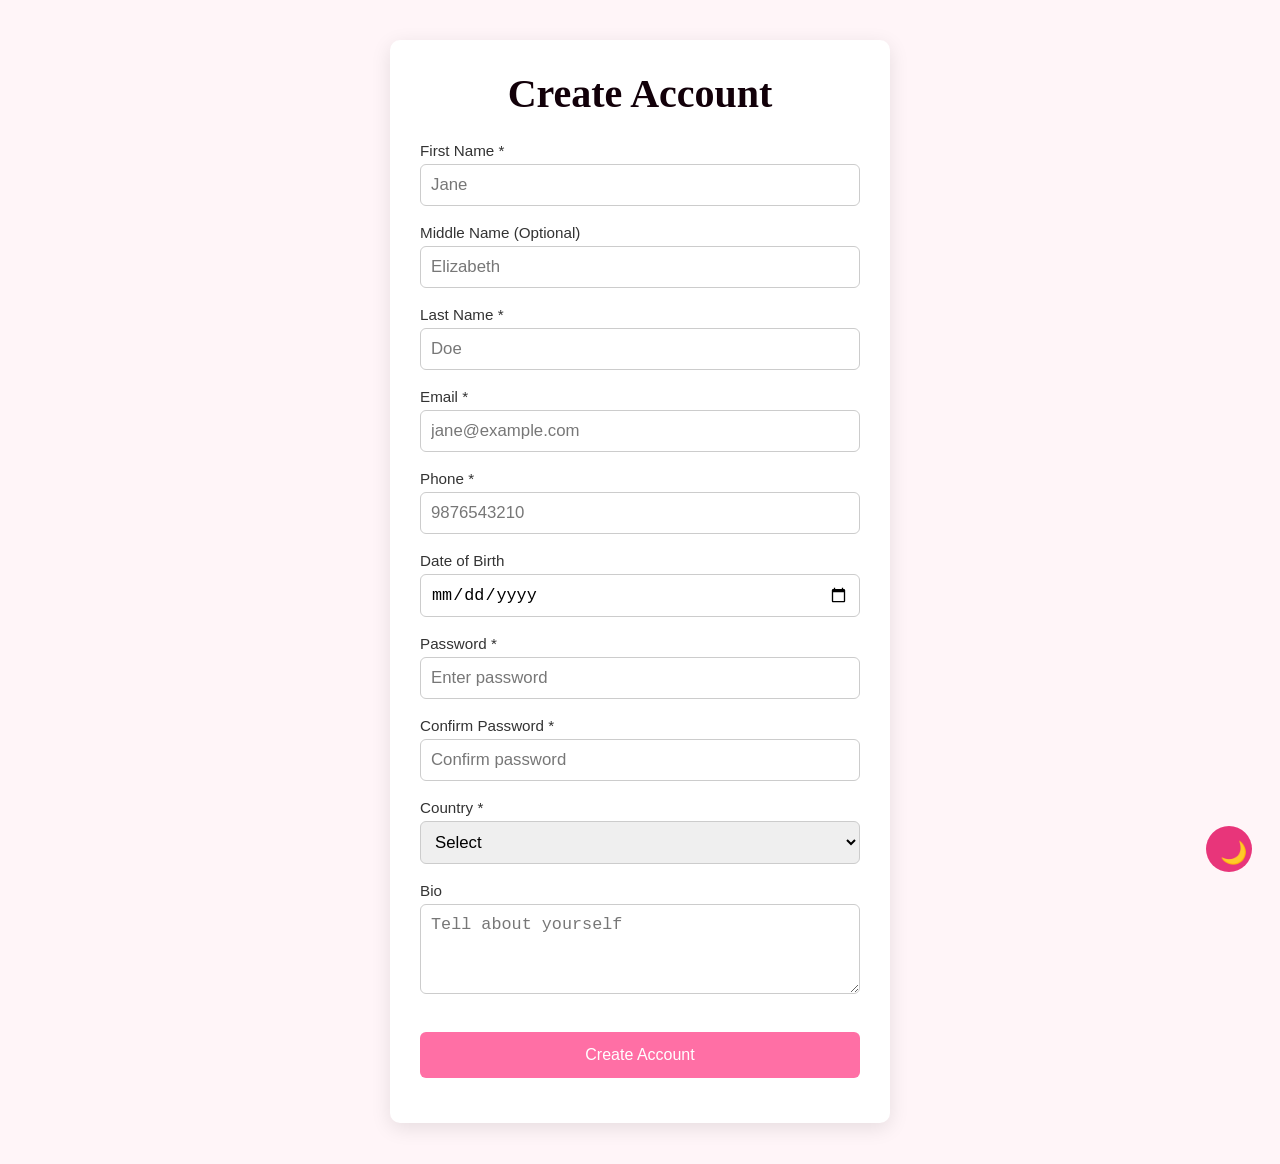
<file: signin.html>
<!DOCTYPE html>
<html>
<head>
<meta name="viewport" content="width=device-width, initial-scale=1.0"/>
<title>Create Account</title>

<style>
*, *::before, *::after {
  box-sizing: border-box;
  margin: 0;
  padding: 0;
}

:root {
  --bg: #ffd6e8; 
  --text: #000;
  --border: #ccc;
  --accent: #ff6fa5;
}

body {
  font-family: 'Jost', sans-serif;
  background: var(--bg);
  display: flex;
  justify-content: center;
  padding: 40px 20px;
}

.container {
  width: 100%;
  max-width: 500px;
  background: #fff;
  padding: 30px;
  border-radius: 10px;
  box-shadow: 0 5px 20px rgba(0,0,0,0.1);
}

h1 {
  text-align: center;
  margin-bottom: 25px;
  font-family: 'Cormorant Garamond', serif;
  font-size: 2.5rem;
}

.field {
  display: flex;
  flex-direction: column;
  margin-bottom: 18px;
}

label {
  font-size: 0.95rem;
  margin-bottom: 5px;
  color: #333;
}

input, select, textarea {
  font-size: 1.05rem;
  padding: 10px;
  border: 1px solid var(--border);
  border-radius: 6px;
  color: var(--text);
}

input::placeholder,
textarea::placeholder {
  color: #777;
}

textarea {
  min-height: 90px;
}

button {
  margin-top: 20px;
  padding: 14px;
  width: 100%;
  background: var(--accent);
  color: white;
  border: none;
  font-size: 1rem;
  border-radius: 6px;
  cursor: pointer;
}
button:hover {
  background: #ff4f9a;
}

#msg{
  margin-top:15px;
  text-align:center;
  font-weight:bold;
}

/* darkmode */
body {
  background: #fff5f8;
  color: #120009;
}
html.dark body        { 
  background: #120009; color: #f0d8e8; }
html.dark nav         { 
  background: #1a0010; }
html.dark .prod-card,
html.dark .card,
html.dark .acard,
html.dark .vcard,
html.dark .faq-item,
html.dark .review-card,
html.dark .contact-box,
html.dark .cart-item,
html.dark .container,
html.dark .login-container { 
  background: #220015; border-color: #3a0025; }
html.dark input,
html.dark textarea,
html.dark select      { 
  background: #2a0a1a; color: #f0d8e8; border-color: #3a0025; }
html.dark section,
html.dark footer      { 
  background: #1a0010; }

* {
   transition: background 0.3s, color 0.3s; }
#theme-btn {
  position: fixed;
  bottom: 28px;
  right: 28px;
  z-index: 9999;
  width: 46px;
  height: 46px;
  border-radius: 50%;
  border: none;
  background: #e8357a;
  font-size: 22px;
  cursor: pointer;
}
</style>
</head>

<body>

<div class="container">
  <h1>Create Account</h1>

  <form id="signupForm">

    <div class="field">
      <label>First Name *</label>
      <input type="text" id="fname" required placeholder="Jane">
    </div>

    <div class="field">
      <label>Middle Name (Optional)</label>
      <input type="text" placeholder="Elizabeth">
    </div>

    <div class="field">
      <label>Last Name *</label>
      <input type="text" id="lname" required placeholder="Doe">
    </div>

    <div class="field">
      <label>Email *</label>
      <input type="email" id="email" required placeholder="jane@example.com">
    </div>

    <div class="field">
      <label>Phone *</label>
      <input type="tel" id="phone" required placeholder="9876543210">
    </div>

    <div class="field">
      <label>Date of Birth</label>
      <input type="date">
    </div>
    <div class="field">
      <label>Password *</label>
      <input type="password" id="password" required placeholder="Enter password">
    </div>

    <div class="field">
      <label>Confirm Password *</label>
      <input type="password" id="confirmPassword" required placeholder="Confirm password">
    </div>

    <div class="field">
  <label>Country *</label>

  <select id="country" required>
    <option value="">Select</option>
    <option>India</option>
    <option>USA</option>
  </select>
</div>

    <div class="field">
      <label>Bio</label>
      <textarea placeholder="Tell about yourself"></textarea>
    </div>
    <button type="submit">Create Account</button>
    <p id="msg"></p>
  </form>
</div>
</body>
<script src="darkmode.js"></script>
<script src="signin.js"></script>
</html>
</file>
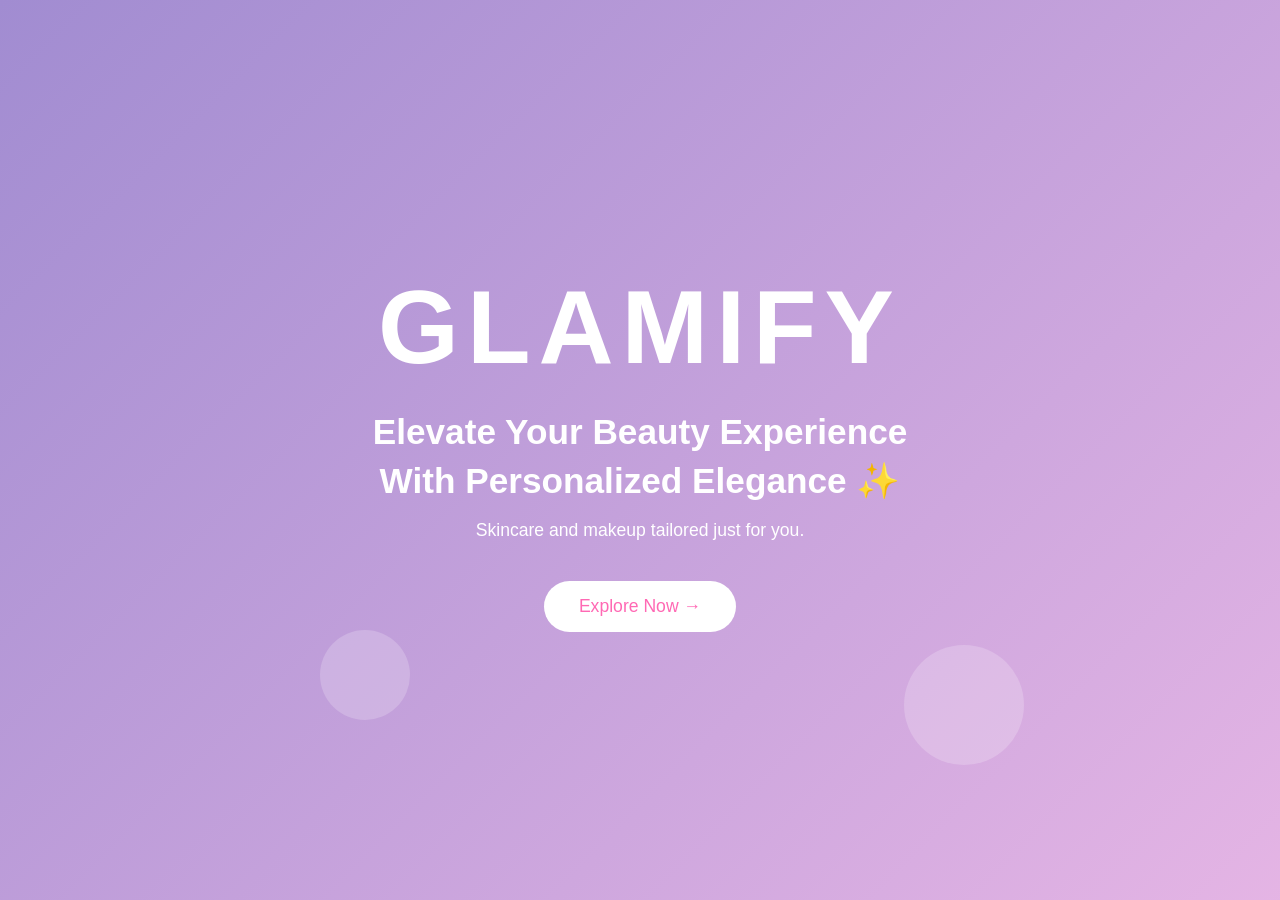
<file: start.html>
<!DOCTYPE html>
<html lang="en">
<head>

<meta name="viewport" content="width=device-width, initial-scale=1.0">
<title>Glamify</title>

<style>
* {
    margin: 0;
    padding: 0;
    box-sizing: border-box;
}

body {
    font-family: sans-serif;
    height: 100vh;
    overflow: hidden;
    background: linear-gradient(-45deg, #ff9a9e, #fad0c4, #fbc2eb, #a18cd1);
    background-size: 400% 400%;
    animation: gradientBG 10s ease infinite;
    display: flex;
    justify-content: center;
    align-items: center;
}

@keyframes gradientBG {
    0% { background-position: 0% 50%; }
    50% { background-position: 100% 50%; }
    100% { background-position: 0% 50%; }
}

.container {
    text-align: center;
    color: white;
    z-index: 2;
    max-width: 900px;
}

.logo {
    font-size: 6.5rem;
    font-weight: 900;
    letter-spacing: 8px;
    text-transform: uppercase;
    animation: glow 2s infinite alternate;
}

.headline {
    margin-top: 20px;
    font-size: 2.2rem;
    font-weight: 600;
    line-height: 1.4;
    opacity: 0;
    animation: fadeUp 1.5s ease forwards;
}

.subtext {
    margin-top: 15px;
    font-size: 1.1rem;
    opacity: 0;
    animation: fadeUp 2s ease forwards;
}

.btn {
    margin-top: 40px;
    padding: 15px 35px;
    border: none;
    background: white;
    color: hotpink;
    font-size: 1.1rem;
    border-radius: 30px;
    cursor: pointer;
    transition: 0.3s;
}

.btn:hover {
    background: hotpink;
    color: white;
    transform: scale(1.1);
}

@keyframes glow {
    from { text-shadow: 0 0 10px white, 0 0 20px pink; }
    to { text-shadow: 0 0 30px white, 0 0 60px hotpink; }
}

@keyframes fadeUp {
    from {
        opacity: 0;
        transform: translateY(30px);
    }
    to {
        opacity: 1;
        transform: translateY(0);
    }
}

.circle {
    position: absolute;
    border-radius: 50%;
    background: rgba(255,255,255,0.2);
    animation: float 6s infinite ease-in-out;
}

.circle:nth-child(1) {
    width: 180px;
    height: 180px;
    top: 10%;
    left: 15%;
}

.circle:nth-child(2) {
    width: 120px;
    height: 120px;
    bottom: 15%;
    right: 20%;
}

.circle:nth-child(3) {
    width: 90px;
    height: 90px;
    top: 70%;
    left: 25%;
}

@keyframes float {
    0% { transform: translateY(0); }
    50% { transform: translateY(-40px); }
    100% { transform: translateY(0); }  
}
</style>
</head>

<body>

<div class="container">
    <div class="logo">Glamify</div>

    <div class="headline">
        Elevate Your Beauty Experience <br>
        With Personalized Elegance ✨
    </div>

    <div class="subtext">
        Skincare and makeup tailored just for you.
    </div>

    <button class="btn" onclick="goNext()">
        Explore Now →
    </button>
</div>

<div class="circle"></div>
<div class="circle"></div>
<div class="circle"></div>

<script>
function goNext() {
    window.location.href = "ask.html";
}
</script>

</body>
</html>
</file>
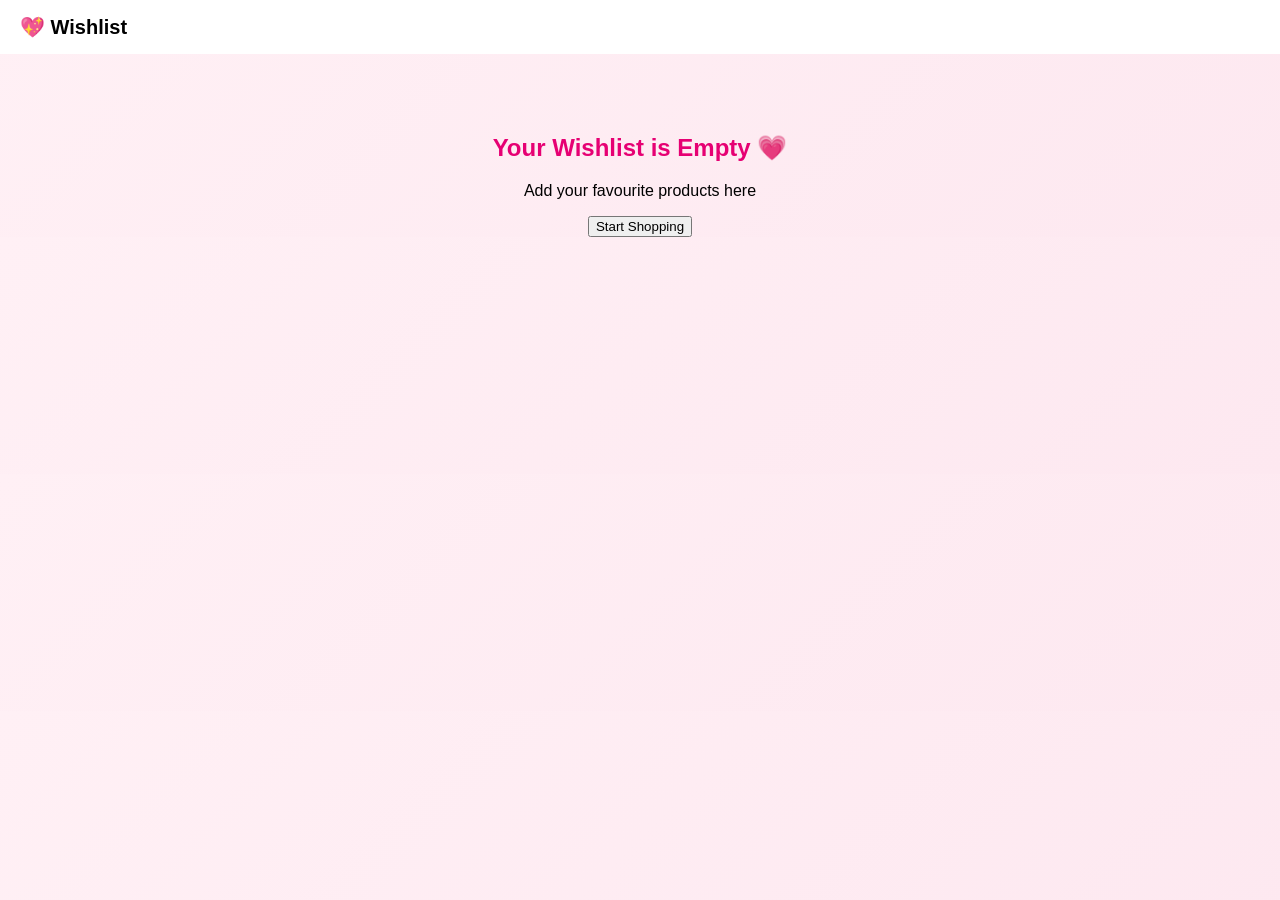
<file: wish.html>
<!DOCTYPE html>
<html lang="en">
<head>
<meta charset="UTF-8">
<title>Wishlist</title>

<style>
body{
  margin:0;
  font-family:Arial, sans-serif;
  background:linear-gradient(135deg,#fff0f5,#fde8f0);
}
.header{
  display:flex;
  align-items:center;
  padding:15px 20px;
  background:white;
  font-size:20px;
  font-weight:bold;
}
.container{
  width:75%;
  margin:auto;
  display:grid;
  grid-template-columns:repeat(3, 1fr);
  gap:20px;
  padding:20px 0;
}
.card{
  background:white;
  border-radius:12px;
  padding:10px;
  box-shadow:0 8px 20px rgba(0,0,0,0.08);
  display:flex;
  flex-direction:column;
}

.name{
  font-size:14px;
  margin:8px 0;
}

.price{
  color:#e60073;
  font-weight:bold;
}

.btn{
  width:100%;
  margin-top:8px;
  padding:8px;
  border:none;
  border-radius:6px;
  cursor:pointer;
}

.move{
  background:#e60073;
  color:white;
}

.remove{
  background:#eee;
}

.empty{
  text-align:center;
  margin-top:80px;
  display:none;
}

.empty h2{
  color:#e60073;
}
</style>

</head>

<body>

<div class="header">💖 Wishlist</div>

<div id="wishlist" class="container"></div>

<div id="empty" class="empty">
  <h2>Your Wishlist is Empty 💗</h2>
  <p>Add your favourite products here</p>
  <button onclick="shop()">Start Shopping</button>
</div>

<script>

/* ===== STORAGE ===== */
function getWishlist(){
  return JSON.parse(localStorage.getItem("glamify_wishlist")) || [];
}

function saveWishlist(data){
  localStorage.setItem("glamify_wishlist", JSON.stringify(data));
}

/* ===== LOAD ITEMS ===== */
function loadWishlist(){
  let data = getWishlist();
  let container = document.getElementById("wishlist");

  container.innerHTML = "";

  if(data.length === 0){
    container.style.display = "none";
    document.getElementById("empty").style.display = "block";
    return;
  }

  data.forEach((item, index) => {

    let card = document.createElement("div");
    card.className = "card";

    card.innerHTML = `
      <div class="name">${item.name}</div>
      <div class="price">₹${item.price}</div>
      <button class="btn move" onclick="moveToCart(${index})">Move to Bag</button>
      <button class="btn remove" onclick="removeItem(${index})">Remove</button>
    `;

    container.appendChild(card);
  });
}

/* ===== REMOVE ===== */
function removeItem(index){
  let data = getWishlist();
  data.splice(index,1);
  saveWishlist(data);
  loadWishlist();
}

/* ===== MOVE TO CART ===== */
function moveToCart(index){
  let wishlist = getWishlist();
  let cart = JSON.parse(localStorage.getItem("glamify_cart")) || [];

  let item = wishlist[index];

  let existing = cart.find(p => p.name === item.name);

  if(existing){
    existing.qty += 1;
  } else {
    cart.push({name:item.name, price:item.price, qty:1});
  }

  localStorage.setItem("glamify_cart", JSON.stringify(cart));

  wishlist.splice(index,1);
  saveWishlist(wishlist);

  loadWishlist();
}

function shop(){
  window.location.href = "shop.html";
}

loadWishlist();

</script>

</body>
</html>
</file>
<file: style.css>
*, *::before, *::after { margin:0; padding:0; box-sizing:border-box; }
html { scroll-behavior:smooth; }
body {
  font-family:'Inter', sans-serif;
  background:#fff;
  color:#1a0012;
  overflow-x:hidden;
}
:root {
  --pink:   #e8357a;
  --deep:   #b01257;
  --light:  #fde8f0;
  --cream:  #fffbfc;
  --dark:   #120009;
  --muted:  #7a4060;
  --gold:   #c9923a;
  --border: rgba(232,53,122,0.15);
  --shadow: 0 8px 32px rgba(232,53,122,0.12);
}
nav {
  position: fixed; top:0; width:100%; z-index:999;
  background: rgba(255,255,255,0.96);
  backdrop-filter: blur(20px);
  border-bottom: 1px solid var(--border);
  display: flex;
  justify-content: space-between;
  align-items: center;
  padding: 0 6%;
  height: 68px;
}
.logo {
  font-family: 'Playfair Display', serif;
  font-size: 26px;
  color: var(--pink);
  cursor: pointer;
  letter-spacing: 0.5px;
  text-decoration: none;
}
.nav-menu { display: flex; align-items: center; gap: 8px; }
.nav-link {
  padding: 8px 16px;
  border-radius: 8px;
  font-size: 14px;
  font-weight: 500;
  color: var(--muted);
  cursor: pointer;
  text-decoration: none;
  font-family: 'Inter', sans-serif;
  transition: all 0.25s;
}
.nav-link:hover { color: var(--pink); background: var(--light); }
.nav-link.active { color: var(--pink); background: var(--light); font-weight: 600; }
.nav-cta {
  padding: 9px 22px;
  background: var(--pink);
  color: white;
  border: none;
  border-radius: 8px;
  font-size: 14px;
  font-weight: 600;
  font-family: 'Inter', sans-serif;
  cursor: pointer;
  transition: all 0.25s;
  margin-left: 8px;
  text-decoration: none;
}
.nav-cta:hover { background: var(--deep); transform: translateY(-1px); }
footer {
  background: var(--dark);
  padding: 40px 6%;
  display: flex;
  justify-content: space-between;
  align-items: center;
}
.f-logo {
  font-family: 'Playfair Display', serif;
  font-size: 24px;
  color: #f9c6d8;
}
.f-links { display: flex; gap: 24px; }
.f-links a {
  color: rgba(255,255,255,0.45);
  font-family: 'Inter', sans-serif;
  font-size: 13px;
  text-decoration: none;
  transition: 0.2s;
}
.f-links a:hover { color: white; }
.f-copy { font-size: 12px; color: rgba(255,255,255,0.3); }

.toast {
  position: fixed;
  bottom: 28px; right: 28px; z-index: 9999;
  background: var(--dark);
  color: white;
  padding: 13px 22px;
  border-radius: 10px;
  font-size: 14px;
  font-weight: 500;
  box-shadow: 0 8px 28px rgba(0,0,0,0.25);
  opacity: 0;
  transform: translateY(12px);
  transition: 0.35s;
  pointer-events: none;
}
.toast.show { opacity: 1; transform: translateY(0); }
.btn-filled {
  padding: 14px 32px;
  background: var(--pink);
  color: white;
  border: none;
  border-radius: 10px;
  font-size: 15px;
  font-weight: 600;
  font-family: 'Inter', sans-serif;
  cursor: pointer;
  transition: all 0.3s;
  box-shadow: 0 8px 24px rgba(232,53,122,0.3);
  text-decoration: none;
  display: inline-block;
}
.btn-filled:hover { background: var(--deep); transform: translateY(-2px); }
.btn-outline {
  padding: 14px 32px;
  background: white;
  color: var(--pink);
  border: 1.5px solid var(--pink);
  border-radius: 10px;
  font-size: 15px;
  font-weight: 600;
  font-family: 'Inter', sans-serif;
  cursor: pointer;
  transition: all 0.3s;
  text-decoration: none;
  display: inline-block;
}
.btn-outline:hover { background: var(--light); }
.section-header { text-align: center; margin-bottom: 56px; }
.section-eyebrow {
  font-size: 11px; font-weight: 700; letter-spacing: 3px;
  text-transform: uppercase; color: var(--pink); margin-bottom: 12px;
}
.section-title {
  font-family: 'Playfair Display', serif;
  font-size: clamp(28px, 4vw, 46px);
  color: var(--dark);
}
.section-title em { font-style: italic; color: var(--pink); }

.prod-card {
  background: white;
  border-radius: 16px;
  overflow: hidden;
  border: 1px solid rgba(0,0,0,0.06);
  transition: all 0.35s;
  position: relative;
}
.prod-card:hover {
  transform: translateY(-6px);
  box-shadow: 0 16px 44px rgba(232,53,122,0.15);
  border-color: var(--border);
}
.prod-badge {
  position: absolute; top: 12px; left: 12px; z-index: 2;
  font-size: 10px; font-weight: 700; letter-spacing: 0.5px;
  padding: 3px 10px; border-radius: 100px; text-transform: uppercase;
}
.badge-new  { background: var(--pink); color: white; }
.badge-hot  { background: #ff6b00; color: white; }
.badge-sale { background: #18a058; color: white; }
.badge-luxe { background: var(--gold); color: white; }
.prod-img { height: 180px; overflow: hidden; background: #f9f0f4; }
.prod-img img { width:100%; height:100%; object-fit:cover; transition: transform 0.4s; }
.prod-card:hover .prod-img img { transform: scale(1.07); }
.prod-body { padding: 14px 16px 18px; }
.prod-cat { font-size: 10px; font-weight: 700; color: var(--pink); text-transform: uppercase; letter-spacing: 1px; margin-bottom: 5px; }
.prod-name { font-size: 14px; font-weight: 600; color: var(--dark); margin-bottom: 3px; line-height: 1.4; }
.prod-desc { font-size: 11px; color: #999; margin-bottom: 10px; line-height: 1.4; }
.prod-price-row { display: flex; align-items: center; gap: 8px; margin-bottom: 12px; }
.prod-price { font-size: 15px; font-weight: 700; color: var(--pink); }
.prod-old   { font-size: 12px; color: #ccc; text-decoration: line-through; }
.add-btn {
  width: 100%; padding: 9px;
  background: var(--pink); color: white; border: none;
  border-radius: 8px; font-size: 13px; font-weight: 600;
  font-family: 'Inter', sans-serif; cursor: pointer; transition: all 0.25s;
}
.add-btn:hover { background: var(--deep); }
.perks {
  display: flex;
  border-top: 1px solid rgba(0,0,0,0.06);
  border-bottom: 1px solid rgba(0,0,0,0.06);
}
.perk {
  flex: 1; display: flex; align-items: center; gap: 12px;
  padding: 24px 5%; border-right: 1px solid rgba(0,0,0,0.06);
}
.perk:last-child { border-right: none; }
.perk-icon { font-size: 24px; }
.perk-text h4 { font-size: 13px; font-weight: 700; color: var(--dark); }
.perk-text p  { font-size: 12px; color: var(--muted); margin-top: 2px; }

@media(max-width:960px) {
  .perks { flex-wrap: wrap; }
  .perk  { min-width: 50%; }
}
@media(max-width:600px) {
  .nav-link { display: none; }
  footer    { flex-direction: column; gap: 16px; text-align: center; }
}
.nav-cart {
  position: relative;
  font-size: 20px;
  text-decoration: none;
  color: #000;
  margin-left: 15px;
}

#cart-count {
  background: #ff4d6d;
  color: white;
  font-size: 12px;
  padding: 2px 6px;
  border-radius: 50%;
  position: absolute;
  top: -8px;
  right: -10px;
}

.faq-section {
  padding: 60px 20px;
  background: linear-gradient(135deg, #fff0f5, #ffe4ec);
}

.faq-container {
  max-width: 900px;
  margin: auto;
}

.faq-item {
  background: #fff;
  margin-bottom: 15px;
  border-radius: 15px;
  overflow: hidden;
  box-shadow: 0 8px 20px rgba(0,0,0,0.05);
  transition: 0.3s;
}

.faq-item:hover {
  transform: translateY(-3px);
}

.faq-question {
  padding: 18px 20px;
  cursor: pointer;
  display: flex;
  justify-content: space-between;
  font-weight: 500;
}

.faq-answer {
  max-height: 0;
  overflow: hidden;
  padding: 0 20px;
  font-size: 14px;
  opacity: 0.8;
  transition: all 0.4s ease;
}

.faq-item.active .faq-answer {
  max-height: 200px;
  padding: 15px 20px;
}

.faq-item span {
  transition: 0.3s;
}

.faq-item.active span {
  transform: rotate(45deg);
}

@media (max-width: 768px) {
  .faq-section {
    padding: 40px 10px;
  }
}
</file>
<file: darkmode.css>
body {
  background: #fff5f8;
  color: #120009;
}
html.dark body        { 
  background: #120009; color: #f0d8e8; }
html.dark nav         { 
  background: #1a0010; }
html.dark .prod-card,
html.dark .card,
html.dark .acard,
html.dark .vcard,
html.dark .faq-item,
html.dark .review-card,
html.dark .contact-box,
html.dark .cart-item,
html.dark .container,
html.dark .login-container { 
  background: #220015; border-color: #3a0025; }
html.dark input,
html.dark textarea,
html.dark select      { 
  background: #2a0a1a; color: #f0d8e8; border-color: #3a0025; }
html.dark section,
html.dark footer      { 
  background: #1a0010; }

* {
   transition: background 0.3s, color 0.3s; }
#theme-btn {
  position: fixed;
  bottom: 28px;
  right: 28px;
  z-index: 9999;
  width: 46px;
  height: 46px;
  border-radius: 50%;
  border: none;
  background: #e8357a;
  font-size: 22px;
  cursor: pointer;
}
</file>
